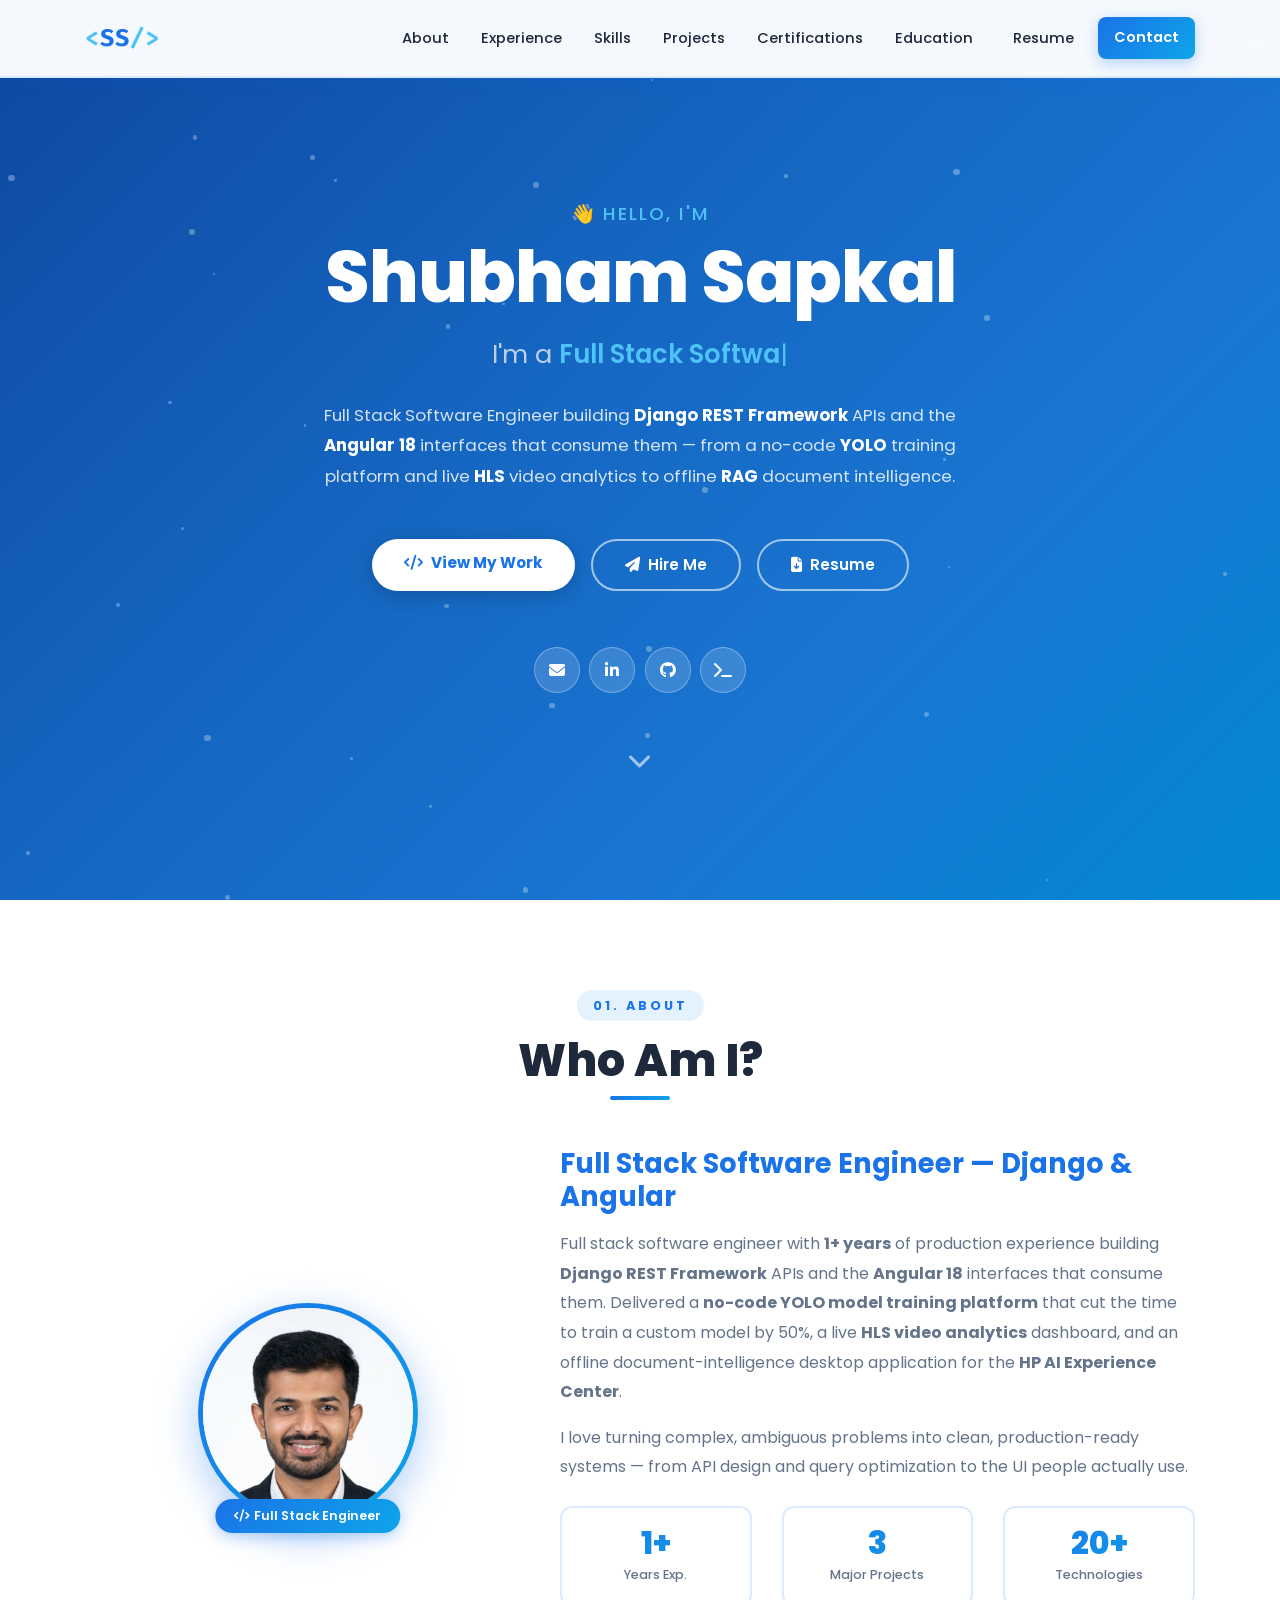
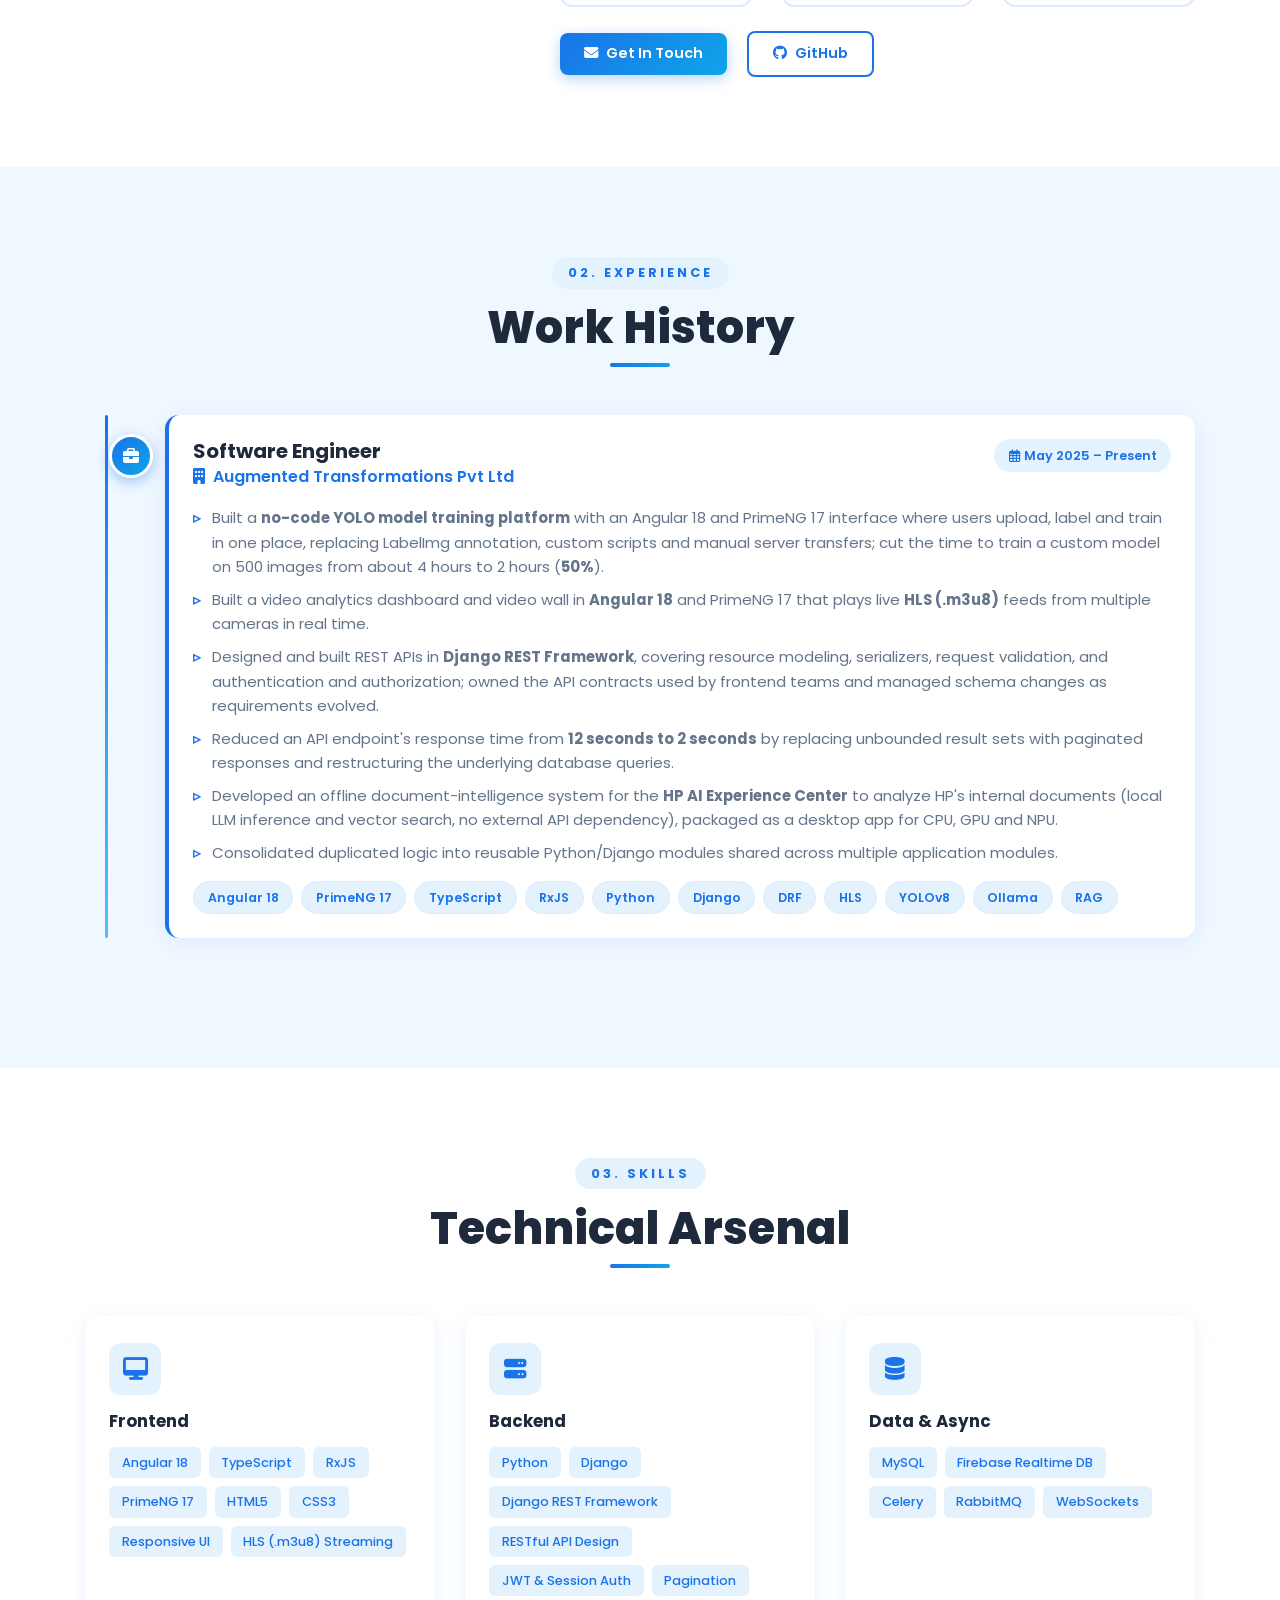
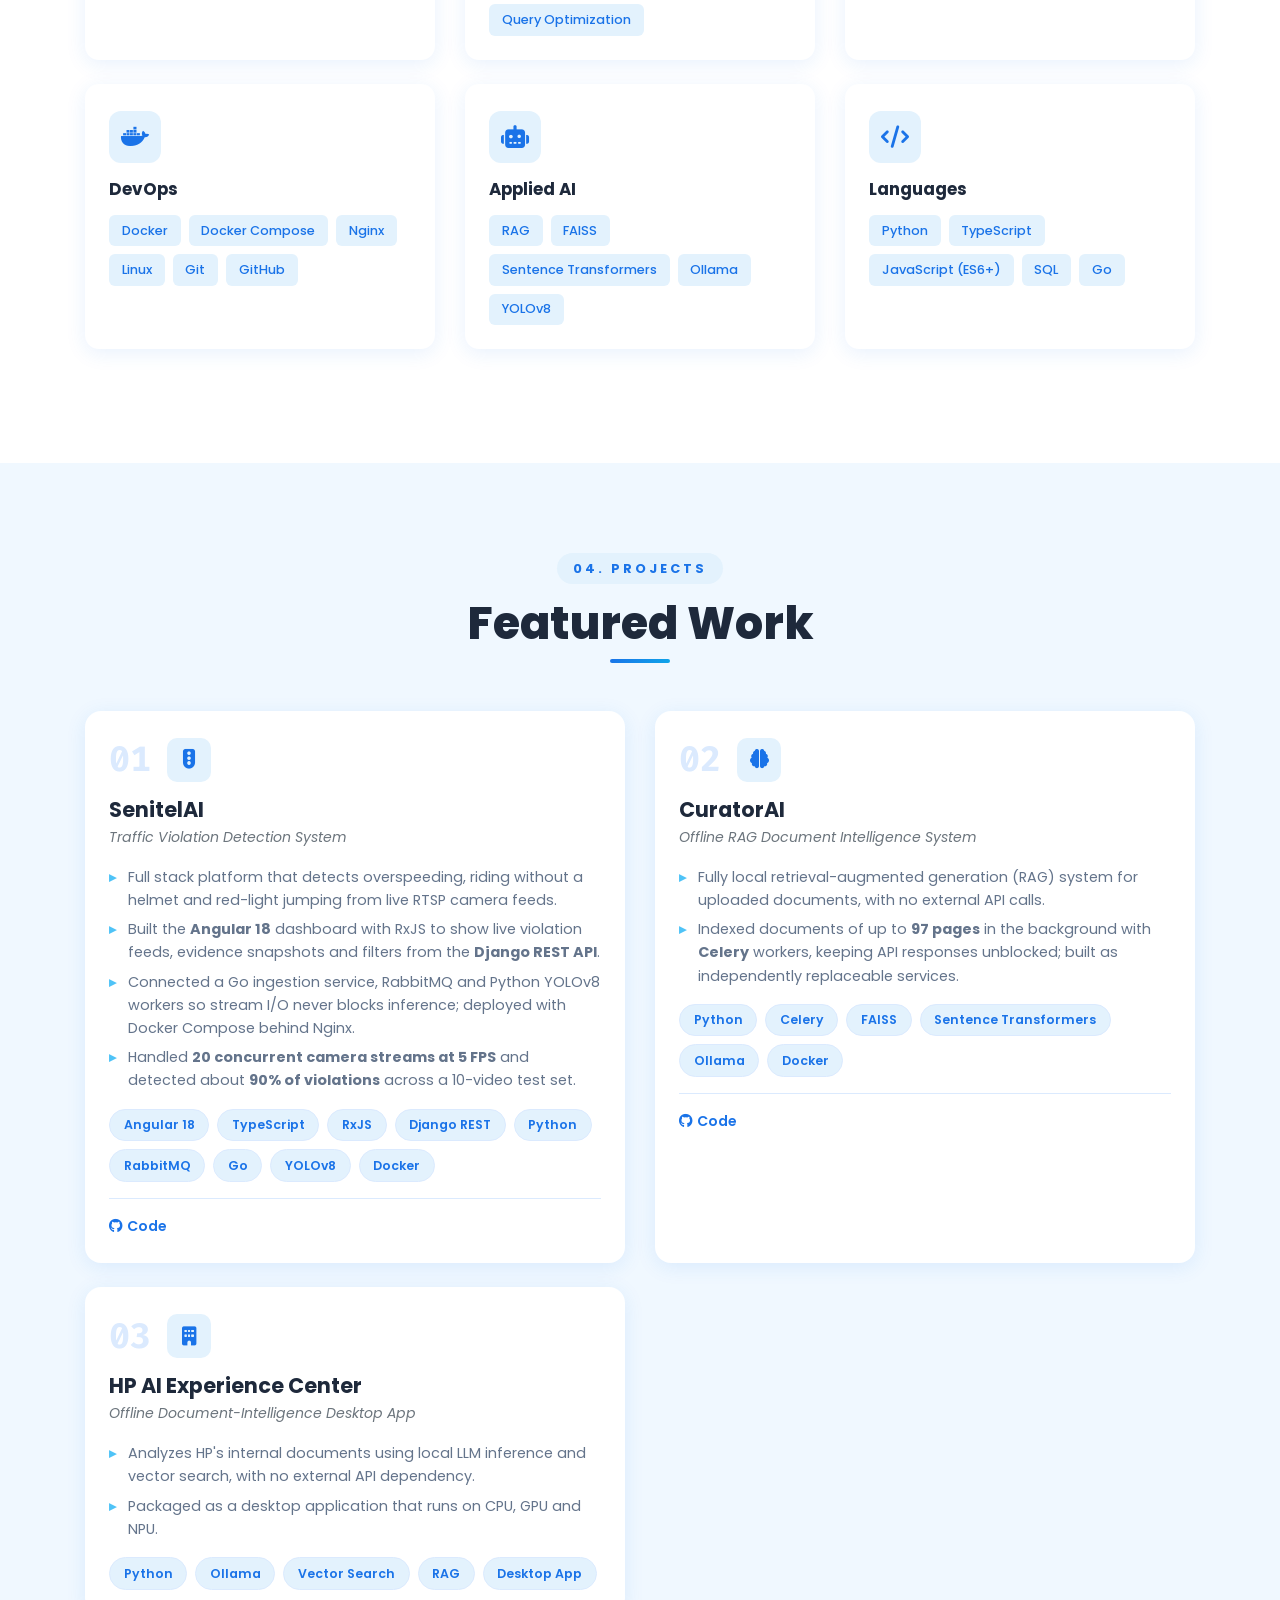
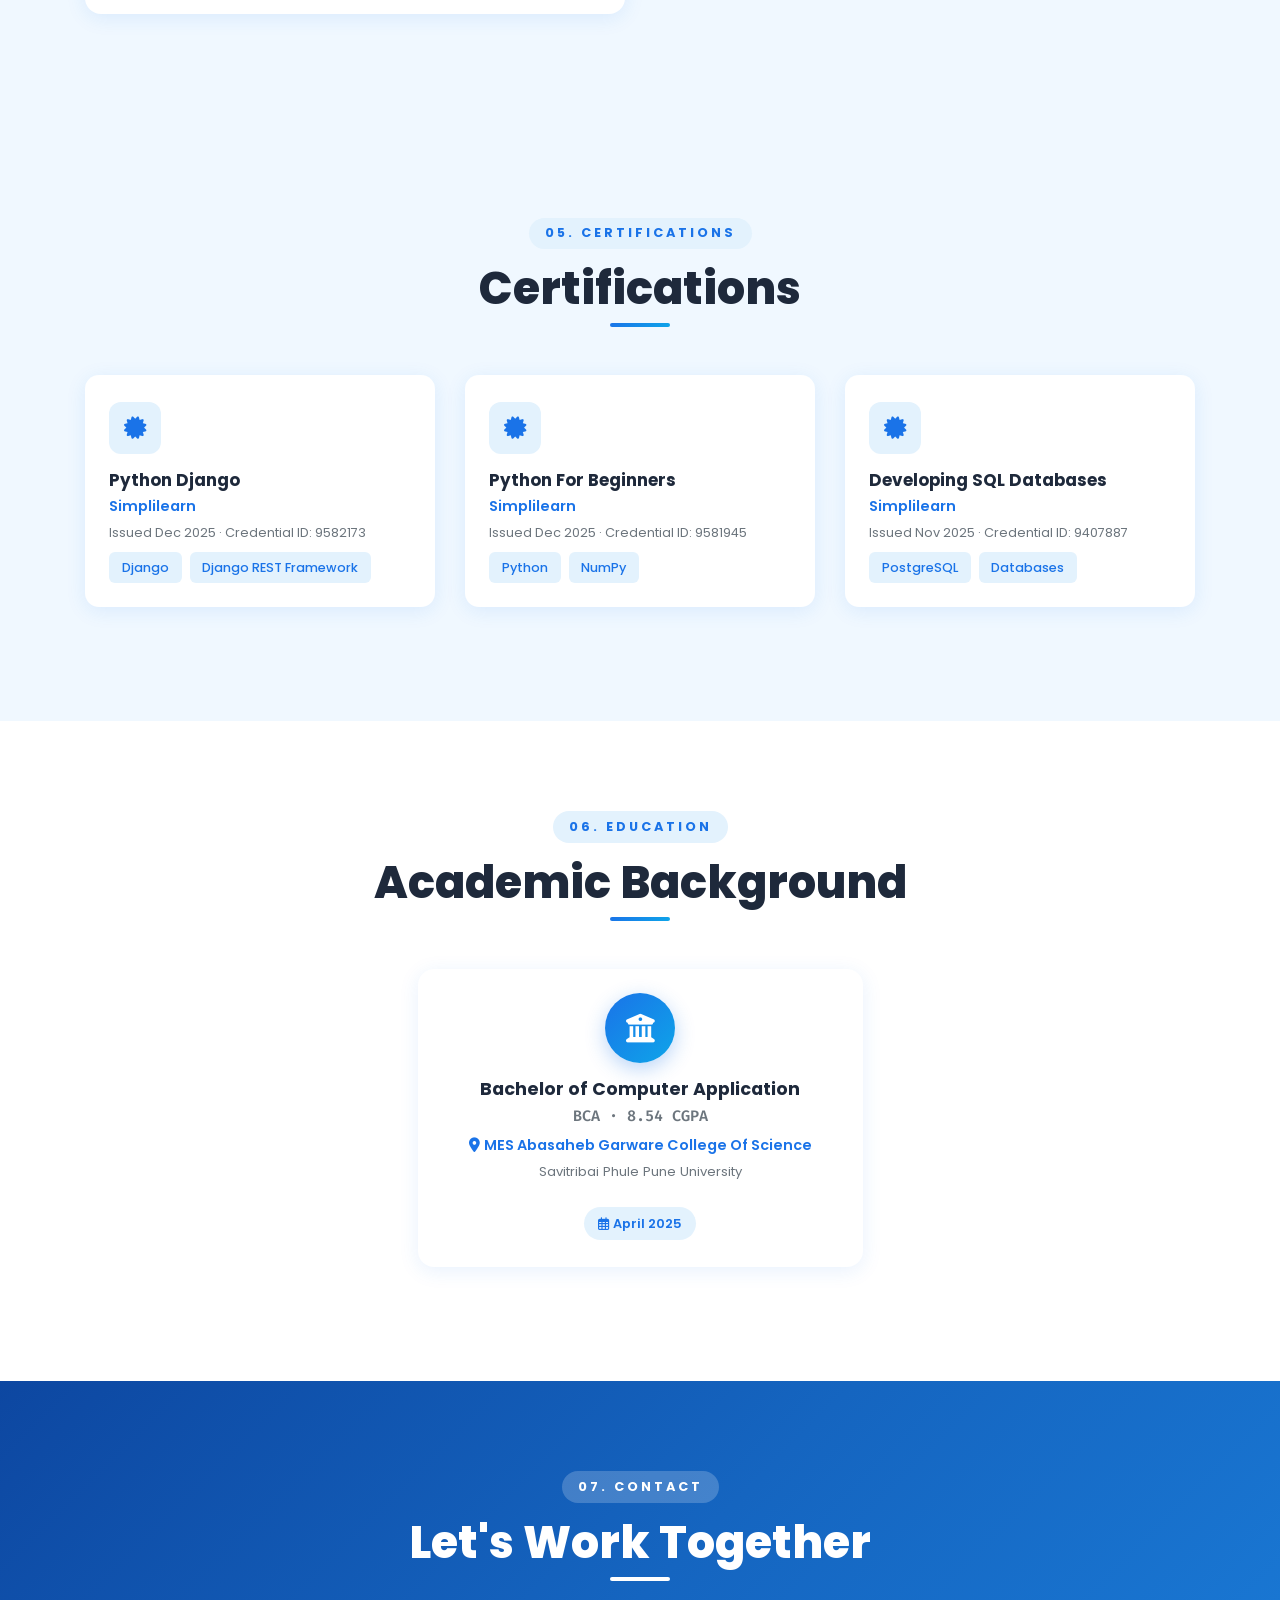
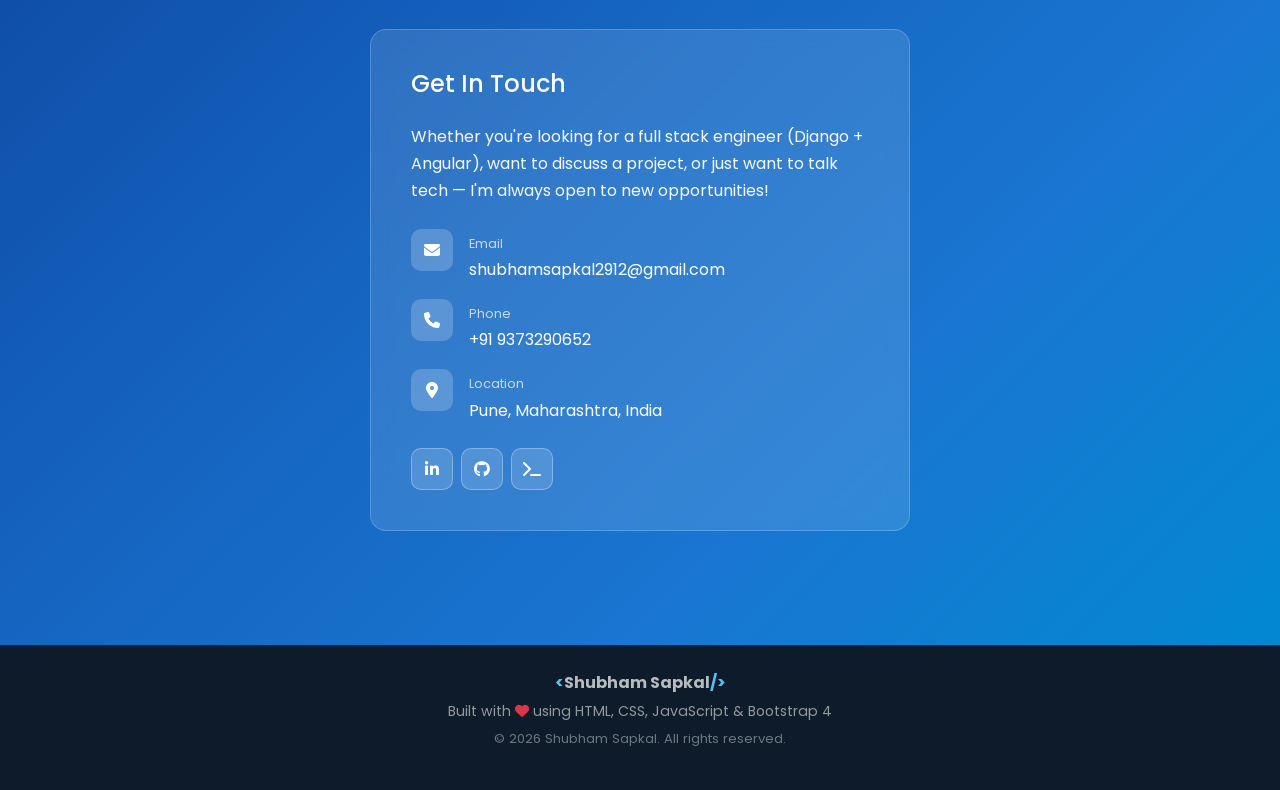
<file: index.html>
<!DOCTYPE html>
<html lang="en">
<head>
  <meta charset="UTF-8"/>
  <meta name="viewport" content="width=device-width, initial-scale=1.0"/>
  <title>Shubham Sapkal | Full Stack Software Engineer - Django &amp; Angular</title>
  <meta name="description" content="Shubham Sapkal - Full Stack Software Engineer (Django REST Framework, Angular 18, TypeScript, Python) in Pune. Built a no-code YOLO training platform, live HLS video analytics and offline RAG systems."/>
  <meta property="og:type" content="website"/>
  <meta property="og:title" content="Shubham Sapkal | Full Stack Software Engineer"/>
  <meta property="og:description" content="Django REST Framework + Angular 18 engineer building no-code YOLO training, live HLS video analytics and offline document-intelligence systems."/>
  <meta property="og:url" content="https://www.shubhamsapkal.space"/>
  <meta property="og:image" content="https://www.shubhamsapkal.space/photo.jpg"/>
  <meta name="twitter:card" content="summary"/>
  <link rel="icon" type="image/svg+xml" href="favicon.svg"/>
  <link rel="stylesheet" href="https://stackpath.bootstrapcdn.com/bootstrap/4.5.2/css/bootstrap.min.css"/>
  <link rel="stylesheet" href="https://cdnjs.cloudflare.com/ajax/libs/font-awesome/6.4.0/css/all.min.css"/>
  <link href="https://fonts.googleapis.com/css2?family=Poppins:wght@300;400;500;600;700;800&family=Fira+Code:wght@400;600&display=swap" rel="stylesheet"/>
  <link rel="stylesheet" href="styles.css"/>
</head>
<body data-spy="scroll" data-target="#mainNavbar" data-offset="80">

<!-- NAVBAR -->
<nav class="navbar navbar-expand-lg navbar-light fixed-top" id="mainNavbar">
  <div class="container">
    <a class="navbar-brand font-weight-bold" href="#hero">
      <span class="brand-bracket">&lt;</span>SS<span class="brand-bracket">/&gt;</span>
    </a>
    <button class="navbar-toggler" type="button" data-toggle="collapse" data-target="#navbarNav">
      <span class="navbar-toggler-icon"></span>
    </button>
    <div class="collapse navbar-collapse" id="navbarNav">
      <ul class="navbar-nav ml-auto align-items-center">
        <li class="nav-item"><a class="nav-link" href="#about">About</a></li>
        <li class="nav-item"><a class="nav-link" href="#experience">Experience</a></li>
        <li class="nav-item"><a class="nav-link" href="#skills">Skills</a></li>
        <li class="nav-item"><a class="nav-link" href="#projects">Projects</a></li>
        <li class="nav-item"><a class="nav-link" href="#certifications">Certifications</a></li>
        <li class="nav-item"><a class="nav-link" href="#education">Education</a></li>
        <li class="nav-item ml-2"><a class="nav-link" href="Shubham_Sapkal_Resume.pdf" target="_blank">Resume</a></li>
        <li class="nav-item ml-2"><a class="btn btn-primary-custom btn-sm px-3" href="#contact">Contact</a></li>
      </ul>
    </div>
  </div>
</nav>

<!-- HERO -->
<section id="hero" class="hero-section">
  <div class="hero-particles" id="heroParticles"></div>
  <div class="container text-center position-relative">
    <p class="hero-greeting mb-2">👋 Hello, I'm</p>
    <h1 class="hero-name mb-3">Shubham Sapkal</h1>
    <div class="typewriter-wrap mb-4">
      <span class="typing-label">I'm a </span><span id="typingText"></span><span class="cursor-blink">|</span>
    </div>
    <p class="hero-desc mx-auto mb-5">
      Full Stack Software Engineer building <strong>Django REST Framework</strong> APIs and the <strong>Angular 18</strong>
      interfaces that consume them — from a no-code <strong>YOLO</strong> training platform and live <strong>HLS</strong> video analytics
      to offline <strong>RAG</strong> document intelligence.
    </p>
    <div class="d-flex justify-content-center flex-wrap mb-5">
      <a href="#projects" class="btn btn-hero-primary mr-3 mb-2"><i class="fas fa-code mr-2"></i>View My Work</a>
      <a href="#contact" class="btn btn-hero-outline mr-3 mb-2"><i class="fas fa-paper-plane mr-2"></i>Hire Me</a>
      <a href="Shubham_Sapkal_Resume.pdf" target="_blank" class="btn btn-hero-outline mb-2"><i class="fas fa-file-download mr-2"></i>Resume</a>
    </div>
    <div class="hero-socials d-flex justify-content-center">
      <a href="mailto:shubhamsapkal2912@gmail.com" class="social-btn" title="Email"><i class="fas fa-envelope"></i></a>
      <a href="https://www.linkedin.com/in/shubhamsapkal2912/" target="_blank" class="social-btn" title="LinkedIn"><i class="fab fa-linkedin-in"></i></a>
      <a href="https://github.com/shubhamsapkal2912" target="_blank" class="social-btn" title="GitHub"><i class="fab fa-github"></i></a>
      <a href="https://leetcode.com/u/shubhamsapkal2912/" target="_blank" class="social-btn" title="LeetCode"><i class="fas fa-terminal"></i></a>
    </div>
    <div class="scroll-indicator mt-5"><a href="#about"><i class="fas fa-chevron-down"></i></a></div>
  </div>
</section>

<!-- ABOUT -->
<section id="about" class="section-pad bg-white">
  <div class="container">
    <div class="section-header text-center mb-5">
      <span class="section-tag">01. About</span>
      <h2 class="section-title">Who Am I?</h2>
      <div class="title-line mx-auto"></div>
    </div>
    <div class="row align-items-center">
      <div class="col-lg-5 mb-5 mb-lg-0 text-center">
        <div class="avatar-wrapper mx-auto">
          <div class="avatar-ring">
            <div class="avatar-inner"><img src="photo.jpg" alt="Shubham Sapkal" class="avatar-photo"/></div>
          </div>
          <div class="avatar-badge"><i class="fas fa-code mr-1"></i>Full Stack Engineer</div>
        </div>
      </div>
      <div class="col-lg-7">
        <h3 class="about-heading mb-3">Full Stack Software Engineer — Django &amp; Angular</h3>
        <p class="about-text">Full stack software engineer with <strong>1+ years</strong> of production experience building <strong>Django REST Framework</strong> APIs and the <strong>Angular 18</strong> interfaces that consume them. Delivered a <strong>no-code YOLO model training platform</strong> that cut the time to train a custom model by 50%, a live <strong>HLS video analytics</strong> dashboard, and an offline document-intelligence desktop application for the <strong>HP AI Experience Center</strong>.</p>
        <p class="about-text">I love turning complex, ambiguous problems into clean, production-ready systems — from API design and query optimization to the UI people actually use.</p>
        <div class="row mt-4">
          <div class="col-4 text-center"><div class="stat-card"><div class="stat-number">1+</div><div class="stat-label">Years Exp.</div></div></div>
          <div class="col-4 text-center"><div class="stat-card"><div class="stat-number">3</div><div class="stat-label">Major Projects</div></div></div>
          <div class="col-4 text-center"><div class="stat-card"><div class="stat-number">20+</div><div class="stat-label">Technologies</div></div></div>
        </div>
        <div class="mt-4">
          <a href="mailto:shubhamsapkal2912@gmail.com" class="btn btn-primary-custom mr-3"><i class="fas fa-envelope mr-2"></i>Get In Touch</a>
          <a href="https://github.com/shubhamsapkal2912" target="_blank" class="btn btn-outline-custom"><i class="fab fa-github mr-2"></i>GitHub</a>
        </div>
      </div>
    </div>
  </div>
</section>

<!-- EXPERIENCE -->
<section id="experience" class="section-pad bg-light-custom">
  <div class="container">
    <div class="section-header text-center mb-5">
      <span class="section-tag">02. Experience</span>
      <h2 class="section-title">Work History</h2>
      <div class="title-line mx-auto"></div>
    </div>
    <div class="timeline">
      <!-- Job 1 -->
      <div class="timeline-item animate-on-scroll">
        <div class="timeline-dot"><i class="fas fa-briefcase"></i></div>
        <div class="timeline-card card border-0 shadow-sm">
          <div class="card-body p-4">
            <div class="d-flex flex-wrap justify-content-between align-items-start mb-2">
              <div>
                <h4 class="exp-title mb-1">Software Engineer</h4>
                <h5 class="exp-company mb-1"><i class="fas fa-building mr-2"></i>Augmented Transformations Pvt Ltd</h5>
              </div>
              <span class="badge-date"><i class="far fa-calendar-alt mr-1"></i>May 2025 – Present</span>
            </div>
            <ul class="exp-list mt-3">
              <li>Built a <strong>no-code YOLO model training platform</strong> with an Angular 18 and PrimeNG 17 interface where users upload, label and train in one place, replacing LabelImg annotation, custom scripts and manual server transfers; cut the time to train a custom model on 500 images from about 4 hours to 2 hours (<strong>50%</strong>).</li>
              <li>Built a video analytics dashboard and video wall in <strong>Angular 18</strong> and PrimeNG 17 that plays live <strong>HLS (.m3u8)</strong> feeds from multiple cameras in real time.</li>
              <li>Designed and built REST APIs in <strong>Django REST Framework</strong>, covering resource modeling, serializers, request validation, and authentication and authorization; owned the API contracts used by frontend teams and managed schema changes as requirements evolved.</li>
              <li>Reduced an API endpoint's response time from <strong>12 seconds to 2 seconds</strong> by replacing unbounded result sets with paginated responses and restructuring the underlying database queries.</li>
              <li>Developed an offline document-intelligence system for the <strong>HP AI Experience Center</strong> to analyze HP's internal documents (local LLM inference and vector search, no external API dependency), packaged as a desktop app for CPU, GPU and NPU.</li>
              <li>Consolidated duplicated logic into reusable Python/Django modules shared across multiple application modules.</li>
            </ul>
            <div class="tech-pills mt-3">
              <span>Angular 18</span><span>PrimeNG 17</span><span>TypeScript</span><span>RxJS</span><span>Python</span><span>Django</span><span>DRF</span><span>HLS</span><span>YOLOv8</span><span>Ollama</span><span>RAG</span>
            </div>
          </div>
        </div>
      </div>
    </div>
  </div>
</section>

<!-- SKILLS -->
<section id="skills" class="section-pad bg-white">
  <div class="container">
    <div class="section-header text-center mb-5">
      <span class="section-tag">03. Skills</span>
      <h2 class="section-title">Technical Arsenal</h2>
      <div class="title-line mx-auto"></div>
    </div>
    <div class="row">
      <div class="col-md-6 col-lg-4 mb-4 animate-on-scroll">
        <div class="skill-card card border-0 shadow-sm h-100"><div class="card-body p-4">
          <div class="skill-icon-wrap mb-3"><i class="fas fa-desktop"></i></div>
          <h5 class="skill-card-title">Frontend</h5>
          <div class="skill-tags"><span>Angular 18</span><span>TypeScript</span><span>RxJS</span><span>PrimeNG 17</span><span>HTML5</span><span>CSS3</span><span>Responsive UI</span><span>HLS (.m3u8) Streaming</span></div>
        </div></div>
      </div>
      <div class="col-md-6 col-lg-4 mb-4 animate-on-scroll">
        <div class="skill-card card border-0 shadow-sm h-100"><div class="card-body p-4">
          <div class="skill-icon-wrap mb-3"><i class="fas fa-server"></i></div>
          <h5 class="skill-card-title">Backend</h5>
          <div class="skill-tags"><span>Python</span><span>Django</span><span>Django REST Framework</span><span>RESTful API Design</span><span>JWT &amp; Session Auth</span><span>Pagination</span><span>Query Optimization</span></div>
        </div></div>
      </div>
      <div class="col-md-6 col-lg-4 mb-4 animate-on-scroll">
        <div class="skill-card card border-0 shadow-sm h-100"><div class="card-body p-4">
          <div class="skill-icon-wrap mb-3"><i class="fas fa-database"></i></div>
          <h5 class="skill-card-title">Data &amp; Async</h5>
          <div class="skill-tags"><span>MySQL</span><span>Firebase Realtime DB</span><span>Celery</span><span>RabbitMQ</span><span>WebSockets</span></div>
        </div></div>
      </div>
      <div class="col-md-6 col-lg-4 mb-4 animate-on-scroll">
        <div class="skill-card card border-0 shadow-sm h-100"><div class="card-body p-4">
          <div class="skill-icon-wrap mb-3"><i class="fab fa-docker"></i></div>
          <h5 class="skill-card-title">DevOps</h5>
          <div class="skill-tags"><span>Docker</span><span>Docker Compose</span><span>Nginx</span><span>Linux</span><span>Git</span><span>GitHub</span></div>
        </div></div>
      </div>
      <div class="col-md-6 col-lg-4 mb-4 animate-on-scroll">
        <div class="skill-card card border-0 shadow-sm h-100"><div class="card-body p-4">
          <div class="skill-icon-wrap mb-3"><i class="fas fa-robot"></i></div>
          <h5 class="skill-card-title">Applied AI</h5>
          <div class="skill-tags"><span>RAG</span><span>FAISS</span><span>Sentence Transformers</span><span>Ollama</span><span>YOLOv8</span></div>
        </div></div>
      </div>
      <div class="col-md-6 col-lg-4 mb-4 animate-on-scroll">
        <div class="skill-card card border-0 shadow-sm h-100"><div class="card-body p-4">
          <div class="skill-icon-wrap mb-3"><i class="fas fa-code"></i></div>
          <h5 class="skill-card-title">Languages</h5>
          <div class="skill-tags"><span>Python</span><span>TypeScript</span><span>JavaScript (ES6+)</span><span>SQL</span><span>Go</span></div>
        </div></div>
      </div>
    </div>
  </div>
</section>

<!-- PROJECTS -->
<section id="projects" class="section-pad bg-light-custom">
  <div class="container">
    <div class="section-header text-center mb-5">
      <span class="section-tag">04. Projects</span>
      <h2 class="section-title">Featured Work</h2>
      <div class="title-line mx-auto"></div>
    </div>
    <div class="row">
      <div class="col-lg-6 mb-4 animate-on-scroll">
        <div class="project-card card border-0 shadow-sm h-100"><div class="card-body p-4">
          <div class="d-flex align-items-center mb-3"><div class="proj-num">01</div><div class="proj-icon ml-3"><i class="fas fa-traffic-light"></i></div></div>
          <h4 class="proj-title">SenitelAI</h4>
          <p class="proj-subtitle text-muted mb-3">Traffic Violation Detection System</p>
          <ul class="proj-desc-list">
            <li>Full stack platform that detects overspeeding, riding without a helmet and red-light jumping from live RTSP camera feeds.</li>
            <li>Built the <strong>Angular 18</strong> dashboard with RxJS to show live violation feeds, evidence snapshots and filters from the <strong>Django REST API</strong>.</li>
            <li>Connected a Go ingestion service, RabbitMQ and Python YOLOv8 workers so stream I/O never blocks inference; deployed with Docker Compose behind Nginx.</li>
            <li>Handled <strong>20 concurrent camera streams at 5 FPS</strong> and detected about <strong>90% of violations</strong> across a 10-video test set.</li>
          </ul>
          <div class="tech-pills mt-3"><span>Angular 18</span><span>TypeScript</span><span>RxJS</span><span>Django REST</span><span>Python</span><span>RabbitMQ</span><span>Go</span><span>YOLOv8</span><span>Docker</span></div>
          <div class="proj-links mt-3"><a href="https://github.com/shubhamsapkal2912/SenitelAI" target="_blank" class="proj-link"><i class="fab fa-github mr-1"></i>Code</a></div>
        </div></div>
      </div>
      <div class="col-lg-6 mb-4 animate-on-scroll">
        <div class="project-card card border-0 shadow-sm h-100"><div class="card-body p-4">
          <div class="d-flex align-items-center mb-3"><div class="proj-num">02</div><div class="proj-icon ml-3"><i class="fas fa-brain"></i></div></div>
          <h4 class="proj-title">CuratorAI</h4>
          <p class="proj-subtitle text-muted mb-3">Offline RAG Document Intelligence System</p>
          <ul class="proj-desc-list">
            <li>Fully local retrieval-augmented generation (RAG) system for uploaded documents, with no external API calls.</li>
            <li>Indexed documents of up to <strong>97 pages</strong> in the background with <strong>Celery</strong> workers, keeping API responses unblocked; built as independently replaceable services.</li>
          </ul>
          <div class="tech-pills mt-3"><span>Python</span><span>Celery</span><span>FAISS</span><span>Sentence Transformers</span><span>Ollama</span><span>Docker</span></div>
          <div class="proj-links mt-3"><a href="https://github.com/shubhamsapkal2912/CuratorAI" target="_blank" class="proj-link"><i class="fab fa-github mr-1"></i>Code</a></div>
        </div></div>
      </div>
      <div class="col-lg-6 mb-4 animate-on-scroll">
        <div class="project-card card border-0 shadow-sm h-100"><div class="card-body p-4">
          <div class="d-flex align-items-center mb-3"><div class="proj-num">03</div><div class="proj-icon ml-3"><i class="fas fa-building"></i></div></div>
          <h4 class="proj-title">HP AI Experience Center</h4>
          <p class="proj-subtitle text-muted mb-3">Offline Document-Intelligence Desktop App</p>
          <ul class="proj-desc-list">
            <li>Analyzes HP's internal documents using local LLM inference and vector search, with no external API dependency.</li>
            <li>Packaged as a desktop application that runs on CPU, GPU and NPU.</li>
          </ul>
          <div class="tech-pills mt-3"><span>Python</span><span>Ollama</span><span>Vector Search</span><span>RAG</span><span>Desktop App</span></div>

        </div></div>
      </div>
    </div>
  </div>
</section>

<!-- CERTIFICATIONS -->
<section id="certifications" class="section-pad bg-light-custom">
  <div class="container">
    <div class="section-header text-center mb-5">
      <span class="section-tag">05. Certifications</span>
      <h2 class="section-title">Certifications</h2>
      <div class="title-line mx-auto"></div>
    </div>
    <div class="row">
      <div class="col-md-6 col-lg-4 mb-4 animate-on-scroll">
        <div class="cert-card card border-0 shadow-sm h-100"><div class="card-body p-4">
          <div class="cert-icon mb-3"><i class="fas fa-certificate"></i></div>
          <h5 class="cert-title">Python Django</h5>
          <p class="cert-issuer mb-1">Simplilearn</p>
          <p class="cert-meta text-muted small mb-2">Issued Dec 2025 &middot; Credential ID: 9582173</p>
          <div class="skill-tags"><span>Django</span><span>Django REST Framework</span></div>
        </div></div>
      </div>
      <div class="col-md-6 col-lg-4 mb-4 animate-on-scroll">
        <div class="cert-card card border-0 shadow-sm h-100"><div class="card-body p-4">
          <div class="cert-icon mb-3"><i class="fas fa-certificate"></i></div>
          <h5 class="cert-title">Python For Beginners</h5>
          <p class="cert-issuer mb-1">Simplilearn</p>
          <p class="cert-meta text-muted small mb-2">Issued Dec 2025 &middot; Credential ID: 9581945</p>
          <div class="skill-tags"><span>Python</span><span>NumPy</span></div>
        </div></div>
      </div>
      <div class="col-md-6 col-lg-4 mb-4 animate-on-scroll">
        <div class="cert-card card border-0 shadow-sm h-100"><div class="card-body p-4">
          <div class="cert-icon mb-3"><i class="fas fa-certificate"></i></div>
          <h5 class="cert-title">Developing SQL Databases</h5>
          <p class="cert-issuer mb-1">Simplilearn</p>
          <p class="cert-meta text-muted small mb-2">Issued Nov 2025 &middot; Credential ID: 9407887</p>
          <div class="skill-tags"><span>PostgreSQL</span><span>Databases</span></div>
        </div></div>
      </div>
    </div>
  </div>
</section>

<!-- EDUCATION -->
<section id="education" class="section-pad bg-white">
  <div class="container">
    <div class="section-header text-center mb-5">
      <span class="section-tag">06. Education</span>
      <h2 class="section-title">Academic Background</h2>
      <div class="title-line mx-auto"></div>
    </div>
    <div class="row justify-content-center">
      <div class="col-lg-5 mb-4 animate-on-scroll">
        <div class="edu-card card border-0 shadow-sm h-100"><div class="card-body p-4 text-center">
          <div class="edu-icon mb-3"><i class="fas fa-university"></i></div>
          <h5 class="edu-degree">Bachelor of Computer Application</h5>
          <p class="edu-degree-short text-muted mb-1">BCA &middot; 8.54 CGPA</p>
          <p class="edu-college"><i class="fas fa-map-marker-alt mr-1"></i>MES Abasaheb Garware College Of Science</p>
          <p class="edu-univ text-muted small">Savitribai Phule Pune University</p>
          <span class="badge-date mt-2 d-inline-block"><i class="far fa-calendar-alt mr-1"></i>April 2025</span>
        </div></div>
      </div>
    </div>
  </div>
</section>

<!-- CONTACT -->
<section id="contact" class="section-pad contact-section">
  <div class="container">
    <div class="section-header text-center mb-5">
      <span class="section-tag section-tag-white">07. Contact</span>
      <h2 class="section-title text-white">Let's Work Together</h2>
      <div class="title-line mx-auto" style="background:#fff;"></div>
    </div>
    <div class="row justify-content-center">
      <div class="col-lg-6 mb-4 animate-on-scroll">
        <div class="contact-info-card h-100">
          <h4 class="mb-4 text-white">Get In Touch</h4>
          <p class="text-light mb-4">Whether you're looking for a full stack engineer (Django + Angular), want to discuss a project, or just want to talk tech — I'm always open to new opportunities!</p>
          <div class="contact-detail-item">
            <div class="contact-det-icon"><i class="fas fa-envelope"></i></div>
            <div>
              <small class="text-light" style="opacity:.75;">Email</small>
              <p class="mb-0"><a href="mailto:shubhamsapkal2912@gmail.com" class="text-white">shubhamsapkal2912@gmail.com</a></p>
            </div>
          </div>
          <div class="contact-detail-item mt-3">
            <div class="contact-det-icon"><i class="fas fa-phone"></i></div>
            <div><small class="text-light" style="opacity:.75;">Phone</small><p class="mb-0 text-white">+91 9373290652</p></div>
          </div>
          <div class="contact-detail-item mt-3">
            <div class="contact-det-icon"><i class="fas fa-map-marker-alt"></i></div>
            <div><small class="text-light" style="opacity:.75;">Location</small><p class="mb-0 text-white">Pune, Maharashtra, India</p></div>
          </div>
          <div class="mt-4 d-flex">
            <a href="https://linkedin.com/in/shubhamsapkal2912" target="_blank" class="contact-social-btn mr-2"><i class="fab fa-linkedin-in"></i></a>
            <a href="https://github.com/shubhamsapkal2912" target="_blank" class="contact-social-btn mr-2"><i class="fab fa-github"></i></a>
            <a href="https://leetcode.com/shubhamsapkal2912" target="_blank" class="contact-social-btn"><i class="fas fa-terminal"></i></a>
          </div>
        </div>
      </div>
    </div>
  </div>
</section>

<!-- FOOTER -->
<footer class="footer py-4">
  <div class="container text-center">
    <p class="mb-1"><span class="brand-bracket-dark">&lt;</span><strong>Shubham Sapkal</strong><span class="brand-bracket-dark">/&gt;</span></p>
    <p class="footer-text mb-0">Built with <i class="fas fa-heart text-danger"></i> using HTML, CSS, JavaScript &amp; Bootstrap 4</p>
    <p class="footer-copy mt-1">&copy; 2026 Shubham Sapkal. All rights reserved.</p>
  </div>
</footer>

<script src="https://code.jquery.com/jquery-3.5.1.slim.min.js"></script>
<script src="https://cdn.jsdelivr.net/npm/popper.js@1.16.1/dist/umd/popper.min.js"></script>
<script src="https://stackpath.bootstrapcdn.com/bootstrap/4.5.2/js/bootstrap.min.js"></script>
<script src="main.js"></script>
</body>
</html>
</file>
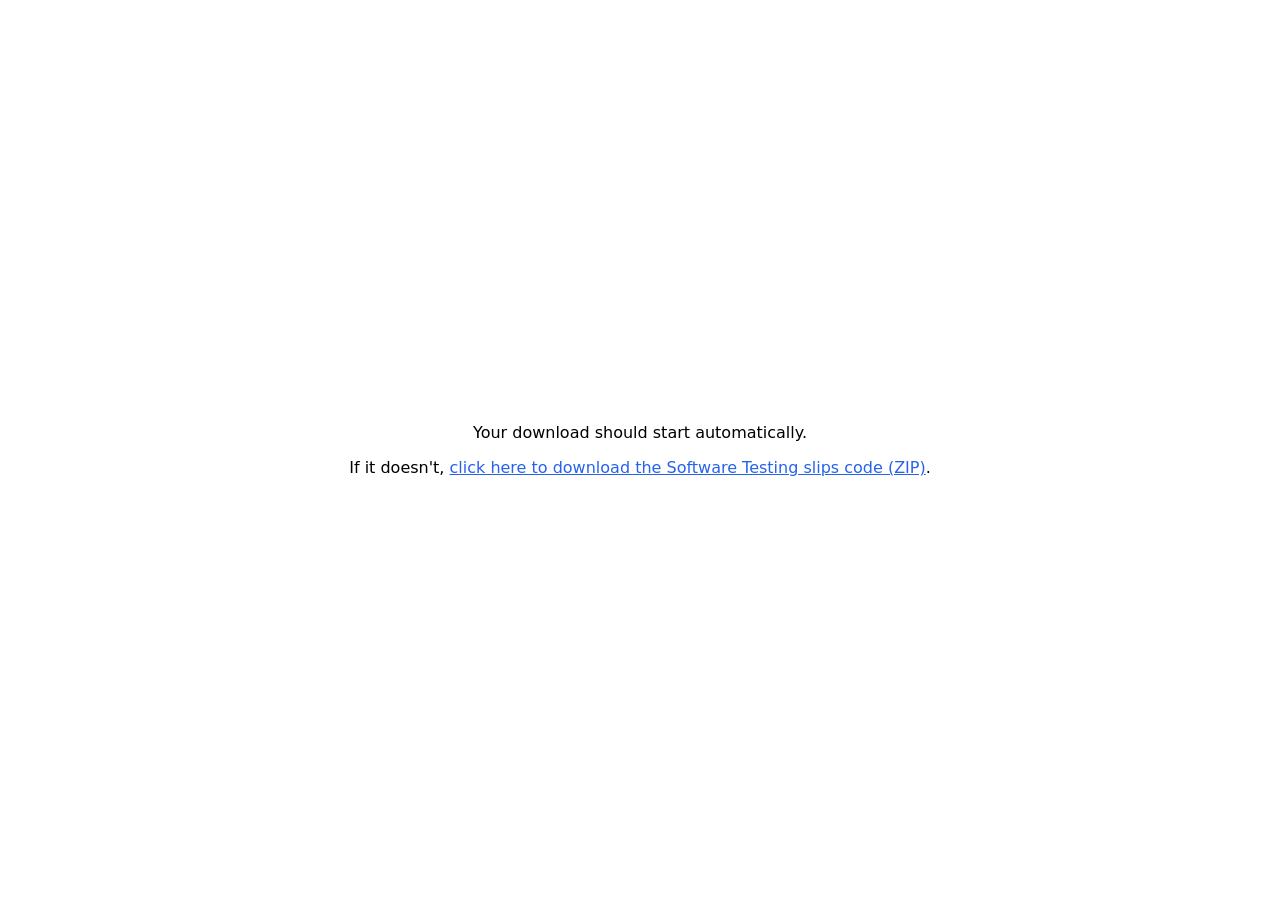
<file: code/index.html>
<!DOCTYPE html>
<html lang="en">
<head>
<meta charset="UTF-8">
<meta name="viewport" content="width=device-width, initial-scale=1.0">
<title>Downloading Software Testing Slips Code</title>
<style>body{font-family:system-ui,sans-serif;display:grid;place-items:center;min-height:100vh;margin:0;text-align:center}a{color:#2563eb}</style>
</head>
<body>
<div>
<p>Your download should start automatically.</p>
<p>If it doesn't, <a id="dl" href="Software_Testing_Slips_Code.zip" download="Software_Testing_Slips_Code.zip">click here to download the Software Testing slips code (ZIP)</a>.</p>
</div>
<script>setTimeout(function(){document.getElementById("dl").click();},300);</script>
</body>
</html>
</file>
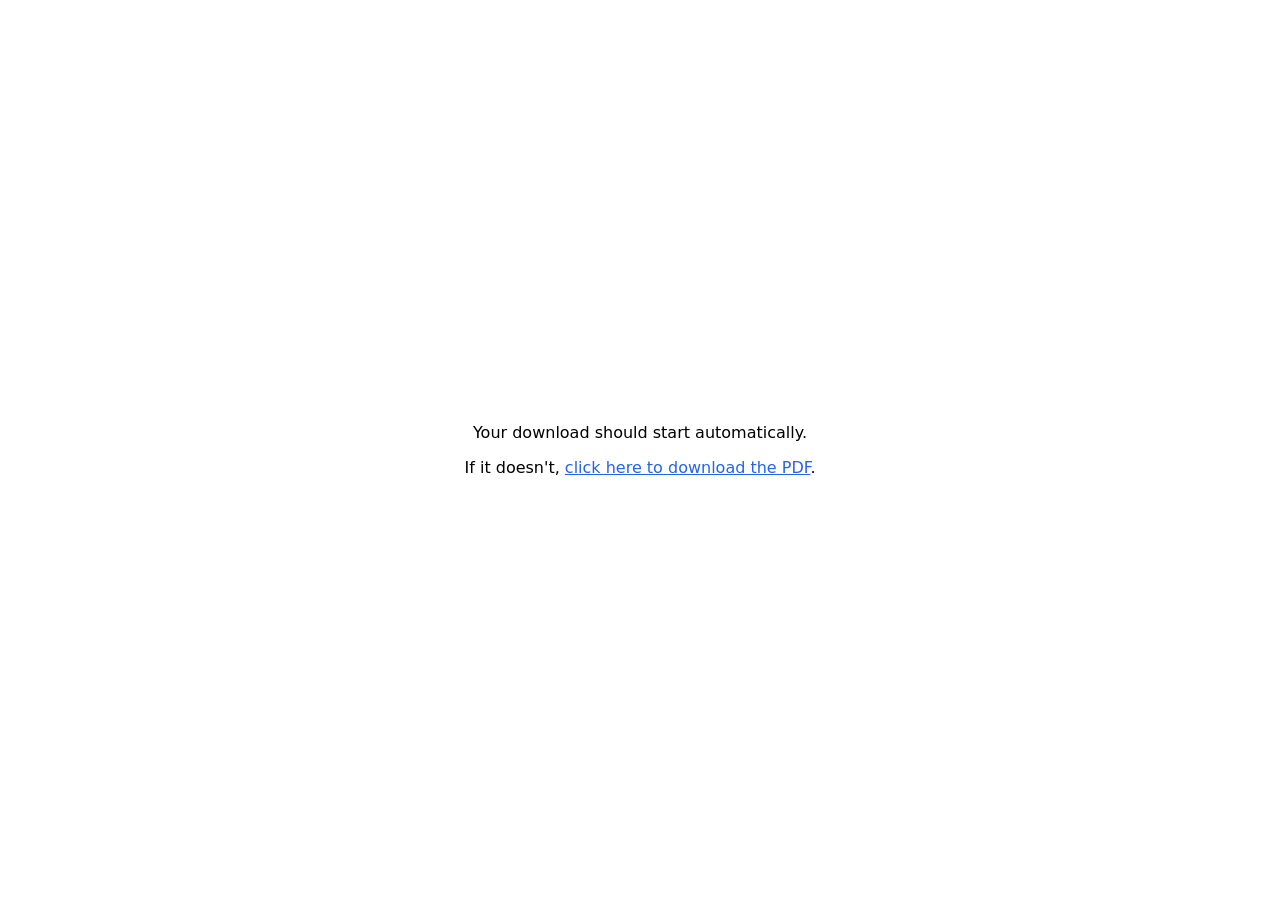
<file: file/index.html>
<!DOCTYPE html>
<html lang="en">
<head>
<meta charset="UTF-8">
<meta name="viewport" content="width=device-width, initial-scale=1.0">
<title>Downloading Software Testing Practical 26 Slips</title>
<style>body{font-family:system-ui,sans-serif;display:grid;place-items:center;min-height:100vh;margin:0;text-align:center}a{color:#2563eb}</style>
</head>
<body>
<div>
<p>Your download should start automatically.</p>
<p>If it doesn't, <a id="dl" href="Software_Testing_Practical_26_Slips.pdf" download="Software_Testing_Practical_26_Slips.pdf">click here to download the PDF</a>.</p>
</div>
<script>setTimeout(function(){document.getElementById("dl").click();},300);</script>
</body>
</html>
</file>
<file: styles.css>
:root {
  --primary-blue: #1a73e8;
  --light-blue: #4fc3f7;
  --pale-blue: #e3f2fd;
  --pale-blue-2: #f0f8ff;
  --white: #ffffff;
  --dark-text: #1e293b;
  --muted-text: #64748b;
  --border-color: #dbeafe;
  --gradient-primary: linear-gradient(135deg, #1a73e8 0%, #0ea5e9 100%);
  --gradient-hero: linear-gradient(135deg, #0d47a1 0%, #1565c0 40%, #1976d2 70%, #0288d1 100%);
  --shadow-card: 0 4px 20px rgba(26, 115, 232, 0.10);
  --shadow-hover: 0 8px 32px rgba(26, 115, 232, 0.20);
  --transition: all 0.3s ease;
}

* { margin: 0; padding: 0; box-sizing: border-box; }
html { scroll-behavior: smooth; }
body { font-family: 'Poppins', sans-serif; color: var(--dark-text); background: var(--white); overflow-x: hidden; line-height: 1.7; }

::-webkit-scrollbar { width: 6px; }
::-webkit-scrollbar-track { background: var(--pale-blue); }
::-webkit-scrollbar-thumb { background: var(--primary-blue); border-radius: 3px; }

/* ── NAVBAR ── */
#mainNavbar {
  background: rgba(255,255,255,0.96) !important;
  backdrop-filter: blur(12px);
  border-bottom: 2px solid var(--border-color);
  box-shadow: 0 2px 16px rgba(26,115,232,0.08);
  transition: var(--transition);
  padding: 0.8rem 0;
}
#mainNavbar .navbar-brand {
  font-family: 'Fira Code', monospace;
  font-size: 1.5rem; font-weight: 700;
  color: var(--primary-blue) !important;
  letter-spacing: 1px;
}
.brand-bracket { color: var(--light-blue); font-weight: 900; }

#mainNavbar .nav-link {
  color: var(--dark-text) !important;
  font-weight: 500; font-size: 0.92rem;
  padding: 0.5rem 1rem !important;
  position: relative; transition: var(--transition);
}
#mainNavbar .nav-link::after {
  content: ''; position: absolute;
  bottom: 0; left: 50%; transform: translateX(-50%);
  width: 0; height: 2px;
  background: var(--gradient-primary);
  border-radius: 2px; transition: width 0.3s ease;
}
#mainNavbar .nav-link:hover,
#mainNavbar .nav-link.active { color: var(--primary-blue) !important; }
#mainNavbar .nav-link:hover::after,
#mainNavbar .nav-link.active::after { width: 60%; }

/* ── BUTTONS ── */
.btn-primary-custom {
  background: var(--gradient-primary); color: var(--white);
  border: none; border-radius: 8px; padding: 0.65rem 1.5rem;
  font-weight: 600; font-size: 0.9rem; transition: var(--transition);
  box-shadow: 0 4px 14px rgba(26,115,232,0.3);
}
.btn-primary-custom:hover {
  transform: translateY(-2px); box-shadow: 0 6px 20px rgba(26,115,232,0.45);
  color: var(--white); text-decoration: none;
}
.btn-outline-custom {
  background: transparent; color: var(--primary-blue);
  border: 2px solid var(--primary-blue); border-radius: 8px;
  padding: 0.65rem 1.5rem; font-weight: 600; font-size: 0.9rem; transition: var(--transition);
}
.btn-outline-custom:hover {
  background: var(--primary-blue); color: var(--white);
  transform: translateY(-2px); text-decoration: none;
}

/* ── HERO ── */
.hero-section {
  min-height: 100vh; background: var(--gradient-hero);
  position: relative; overflow: hidden;
  padding-top: 80px; display: flex; align-items: center;
}
.hero-particles { position: absolute; inset: 0; overflow: hidden; pointer-events: none; }
.hero-greeting { color: var(--light-blue); font-size: 1.15rem; font-weight: 500; letter-spacing: 2px; text-transform: uppercase; }
.hero-name { color: var(--white); font-size: clamp(2.4rem, 7vw, 4.5rem); font-weight: 800; line-height: 1.1; letter-spacing: -1px; }
.typewriter-wrap { font-size: clamp(1.1rem, 3vw, 1.6rem); color: rgba(255,255,255,0.85); }
.typing-label { color: rgba(255,255,255,0.7); }
#typingText { color: var(--light-blue); font-weight: 600; }
.cursor-blink { color: var(--light-blue); animation: blink 0.75s step-end infinite; }
@keyframes blink { 50% { opacity: 0; } }
.hero-desc { color: rgba(255,255,255,0.82); font-size: 1.05rem; max-width: 640px; line-height: 1.8; }
.hero-desc strong { color: var(--white); }

.btn-hero-primary {
  background: var(--white); color: var(--primary-blue);
  border: none; border-radius: 50px; padding: 0.8rem 2rem;
  font-weight: 700; font-size: 0.95rem; transition: var(--transition);
  box-shadow: 0 4px 20px rgba(0,0,0,0.2);
}
.btn-hero-primary:hover {
  background: var(--pale-blue); transform: translateY(-3px);
  color: var(--primary-blue); text-decoration: none;
}
.btn-hero-outline {
  background: transparent; color: var(--white);
  border: 2px solid rgba(255,255,255,0.6); border-radius: 50px;
  padding: 0.8rem 2rem; font-weight: 600; font-size: 0.95rem; transition: var(--transition);
}
.btn-hero-outline:hover {
  background: rgba(255,255,255,0.15); border-color: var(--white);
  transform: translateY(-3px); color: var(--white); text-decoration: none;
}
.social-btn {
  width: 46px; height: 46px; background: rgba(255,255,255,0.15);
  border: 1px solid rgba(255,255,255,0.3); border-radius: 50%;
  display: inline-flex; align-items: center; justify-content: center;
  color: var(--white); font-size: 1rem; text-decoration: none;
  transition: var(--transition); margin: 0 0.3rem;
}
.social-btn:hover { background: var(--white); color: var(--primary-blue); transform: translateY(-4px); }

.scroll-indicator { animation: bounceDown 1.5s infinite; }
.scroll-indicator a { color: rgba(255,255,255,0.6); font-size: 1.5rem; text-decoration: none; }
.scroll-indicator a:hover { color: var(--white); }
@keyframes bounceDown { 0%, 100% { transform: translateY(0); } 50% { transform: translateY(10px); } }

.particle-dot {
  position: absolute; border-radius: 50%;
  background: rgba(255,255,255,0.3);
  animation: floatDot linear infinite;
}
@keyframes floatDot {
  0% { transform: translateY(0) translateX(0); opacity: 0.7; }
  50% { opacity: 0.3; }
  100% { transform: translateY(-100vh) translateX(30px); opacity: 0; }
}

/* ── SECTIONS ── */
.section-pad { padding: 90px 0; }
.bg-light-custom { background: var(--pale-blue-2); }
.section-tag {
  display: inline-block; color: var(--primary-blue);
  font-size: 0.8rem; font-weight: 700; letter-spacing: 3px;
  text-transform: uppercase; background: var(--pale-blue);
  padding: 0.3rem 1rem; border-radius: 30px; margin-bottom: 0.8rem;
}
.section-tag-white { background: rgba(255,255,255,0.2); color: var(--white); }
.section-title { font-size: clamp(1.8rem, 4vw, 2.8rem); font-weight: 800; color: var(--dark-text); margin-bottom: 0.5rem; }
.title-line { width: 60px; height: 4px; background: var(--gradient-primary); border-radius: 4px; margin-top: 0.5rem; }

/* ── ABOUT ── */
.avatar-wrapper { position: relative; width: 260px; }
.avatar-ring {
  width: 220px; height: 220px; border-radius: 50%;
  background: var(--gradient-primary); padding: 5px; margin: 0 auto;
  box-shadow: 0 12px 40px rgba(26,115,232,0.35);
  animation: pulse-ring 3s ease infinite;
}
@keyframes pulse-ring {
  0%, 100% { box-shadow: 0 12px 40px rgba(26,115,232,0.35), 0 0 0 0 rgba(79,195,247,0.4); }
  50% { box-shadow: 0 12px 40px rgba(26,115,232,0.5), 0 0 0 15px rgba(79,195,247,0); }
}
.avatar-inner { width: 100%; height: 100%; border-radius: 50%; background: var(--pale-blue); display: flex; align-items: center; justify-content: center; overflow: hidden; }
.avatar-photo { width: 100%; height: 100%; object-fit: cover; object-position: top center; }
.avatar-badge {
  position: absolute; bottom: -10px; left: 50%; transform: translateX(-50%);
  background: var(--gradient-primary); color: var(--white);
  font-size: 0.78rem; font-weight: 600; padding: 0.4rem 1.2rem;
  border-radius: 30px; white-space: nowrap;
  box-shadow: 0 4px 14px rgba(26,115,232,0.3);
}
.about-heading { font-size: 1.7rem; font-weight: 700; color: var(--primary-blue); }
.about-text { color: var(--muted-text); font-size: 1rem; line-height: 1.85; margin-bottom: 1rem; }
.stat-card { background: var(--white); border: 2px solid var(--border-color); border-radius: 12px; padding: 1.2rem 0.5rem; transition: var(--transition); }
.stat-card:hover { border-color: var(--primary-blue); box-shadow: var(--shadow-hover); transform: translateY(-4px); }
.stat-number { font-size: 2rem; font-weight: 800; line-height: 1; background: var(--gradient-primary); -webkit-background-clip: text; -webkit-text-fill-color: transparent; background-clip: text; }
.stat-label { font-size: 0.8rem; color: var(--muted-text); margin-top: 0.3rem; font-weight: 500; }

/* ── TIMELINE ── */
.timeline { position: relative; padding-left: 2rem; }
.timeline::before {
  content: ''; position: absolute; left: 20px; top: 0; bottom: 0;
  width: 3px; background: linear-gradient(180deg, var(--primary-blue), var(--light-blue)); border-radius: 3px;
}
.timeline-item { position: relative; padding-left: 3rem; margin-bottom: 2.5rem; }
.timeline-dot {
  position: absolute; left: -8px; top: 1.2rem;
  width: 44px; height: 44px; background: var(--gradient-primary);
  border-radius: 50%; display: flex; align-items: center; justify-content: center;
  color: var(--white); font-size: 1rem;
  box-shadow: 0 4px 14px rgba(26,115,232,0.4); z-index: 1; border: 3px solid var(--white);
}
.timeline-card {
  background: var(--white) !important; border-radius: 14px !important;
  box-shadow: var(--shadow-card) !important; transition: var(--transition);
  border-left: 4px solid var(--primary-blue) !important;
}
.timeline-card:hover { box-shadow: var(--shadow-hover) !important; transform: translateY(-3px); }
.exp-title { font-size: 1.25rem; font-weight: 700; color: var(--dark-text); }
.exp-company { font-size: 1rem; font-weight: 600; color: var(--primary-blue); }
.badge-date { background: var(--pale-blue); color: var(--primary-blue); padding: 0.35rem 0.9rem; border-radius: 30px; font-size: 0.8rem; font-weight: 600; white-space: nowrap; }
.exp-list { list-style: none; padding: 0; }
.exp-list li { position: relative; padding-left: 1.2rem; color: var(--muted-text); font-size: 0.93rem; margin-bottom: 0.5rem; line-height: 1.65; }
.exp-list li::before { content: '▹'; position: absolute; left: 0; color: var(--primary-blue); font-weight: 700; }
.tech-pills { display: flex; flex-wrap: wrap; gap: 0.5rem; }
.tech-pills span { background: var(--pale-blue); color: var(--primary-blue); padding: 0.3rem 0.85rem; border-radius: 30px; font-size: 0.78rem; font-weight: 600; border: 1px solid var(--border-color); transition: var(--transition); }
.tech-pills span:hover { background: var(--primary-blue); color: var(--white); }

/* ── SKILLS ── */
.skill-card { border-radius: 14px !important; background: var(--white); box-shadow: var(--shadow-card) !important; transition: var(--transition); border-top: 3px solid transparent !important; }
.skill-card:hover { border-top-color: var(--primary-blue) !important; box-shadow: var(--shadow-hover) !important; transform: translateY(-5px); }
.skill-icon-wrap { width: 52px; height: 52px; background: var(--pale-blue); border-radius: 12px; display: flex; align-items: center; justify-content: center; font-size: 1.4rem; color: var(--primary-blue); }
.skill-card-title { font-size: 1.05rem; font-weight: 700; color: var(--dark-text); margin-bottom: 1rem; }
.skill-tags { display: flex; flex-wrap: wrap; gap: 0.5rem; }
.skill-tags span { background: var(--pale-blue); color: var(--primary-blue); padding: 0.3rem 0.8rem; border-radius: 6px; font-size: 0.8rem; font-weight: 500; transition: var(--transition); }
.skill-tags span:hover { background: var(--primary-blue); color: var(--white); }

/* ── PROJECTS ── */
.project-card { border-radius: 16px !important; background: var(--white); box-shadow: var(--shadow-card) !important; transition: var(--transition); border-top: 3px solid transparent !important; overflow: hidden; }
.project-card:hover { border-top-color: var(--primary-blue) !important; box-shadow: var(--shadow-hover) !important; transform: translateY(-6px); }
.proj-num { font-family: 'Fira Code', monospace; font-size: 2.2rem; font-weight: 800; color: var(--border-color); line-height: 1; }
.proj-icon { width: 44px; height: 44px; background: var(--pale-blue); border-radius: 10px; display: flex; align-items: center; justify-content: center; color: var(--primary-blue); font-size: 1.2rem; }
.proj-title { font-size: 1.3rem; font-weight: 700; color: var(--dark-text); margin-bottom: 0.2rem; }
.proj-subtitle { font-size: 0.88rem; font-style: italic; }
.proj-desc-list { list-style: none; padding: 0; }
.proj-desc-list li { position: relative; padding-left: 1.2rem; color: var(--muted-text); font-size: 0.9rem; margin-bottom: 0.4rem; line-height: 1.6; }
.proj-desc-list li::before { content: '▸'; position: absolute; left: 0; color: var(--light-blue); font-weight: 700; }
.proj-links { border-top: 1px solid var(--border-color); padding-top: 0.8rem; }
.proj-link { color: var(--primary-blue); font-weight: 600; font-size: 0.88rem; text-decoration: none; transition: var(--transition); }
.proj-link:hover { color: var(--light-blue); text-decoration: none; }

/* ── CERTIFICATIONS ── */
.cert-card { border-radius: 14px !important; background: var(--white); box-shadow: var(--shadow-card) !important; transition: var(--transition); border-top: 3px solid transparent !important; }
.cert-card:hover { border-top-color: var(--primary-blue) !important; box-shadow: var(--shadow-hover) !important; transform: translateY(-5px); }
.cert-icon { width: 52px; height: 52px; background: var(--pale-blue); border-radius: 12px; display: flex; align-items: center; justify-content: center; font-size: 1.4rem; color: var(--primary-blue); }
.cert-title { font-size: 1.05rem; font-weight: 700; color: var(--dark-text); margin-bottom: 0.2rem; }
.cert-issuer { font-size: 0.9rem; font-weight: 600; color: var(--primary-blue); }
.cert-meta { font-size: 0.8rem; }

/* ── EDUCATION ── */
.edu-card { border-radius: 16px !important; background: var(--white); box-shadow: var(--shadow-card) !important; transition: var(--transition); border-bottom: 3px solid transparent !important; }
.edu-card:hover { border-bottom-color: var(--primary-blue) !important; box-shadow: var(--shadow-hover) !important; transform: translateY(-5px); }
.edu-icon { width: 70px; height: 70px; background: var(--gradient-primary); border-radius: 50%; display: flex; align-items: center; justify-content: center; font-size: 1.8rem; color: var(--white); margin: 0 auto; box-shadow: 0 6px 20px rgba(26,115,232,0.3); }
.edu-degree { font-size: 1.1rem; font-weight: 700; color: var(--dark-text); margin-bottom: 0.2rem; }
.edu-degree-short { font-family: 'Fira Code', monospace; font-size: 0.95rem; font-weight: 600; }
.edu-college { font-size: 0.9rem; color: var(--primary-blue); font-weight: 600; margin-bottom: 0.2rem; }
.edu-univ { font-size: 0.82rem; }

/* ── CONTACT ── */
.contact-section { background: var(--gradient-hero); position: relative; overflow: hidden; }
.contact-section .section-title { color: var(--white); }
.contact-info-card { background: rgba(255,255,255,0.12); border: 1px solid rgba(255,255,255,0.2); border-radius: 16px; padding: 2.5rem; backdrop-filter: blur(10px); }
.contact-detail-item { display: flex; align-items: flex-start; gap: 1rem; }
.contact-det-icon { width: 42px; height: 42px; background: rgba(255,255,255,0.2); border-radius: 10px; display: flex; align-items: center; justify-content: center; color: var(--white); font-size: 1rem; flex-shrink: 0; }
.contact-social-btn { width: 42px; height: 42px; background: rgba(255,255,255,0.15); border: 1px solid rgba(255,255,255,0.3); border-radius: 10px; display: inline-flex; align-items: center; justify-content: center; color: var(--white); font-size: 1rem; text-decoration: none; transition: var(--transition); }
.contact-social-btn:hover { background: var(--white); color: var(--primary-blue); transform: translateY(-3px); }

/* ── FOOTER ── */
.footer { background: #0d1b2a; color: rgba(255,255,255,0.7); }
.brand-bracket-dark { color: var(--light-blue); font-weight: 700; }
.footer-text { font-size: 0.88rem; color: rgba(255,255,255,0.55); }
.footer-copy { font-size: 0.82rem; color: rgba(255,255,255,0.4); }

/* ── SCROLL ANIMATIONS ── */
.animate-on-scroll { opacity: 0; transform: translateY(30px); transition: opacity 0.6s ease, transform 0.6s ease; }
.animate-on-scroll.visible { opacity: 1; transform: translateY(0); }

/* ── RESPONSIVE ── */
@media (max-width: 991px) {
  .section-pad { padding: 70px 0; }
  .timeline::before { left: 16px; }
  .timeline-dot { left: -10px; width: 38px; height: 38px; font-size: 0.9rem; }
  .timeline-item { padding-left: 2.5rem; }
}
@media (max-width: 767px) {
  .hero-name { font-size: 2.5rem; }
  .section-title { font-size: 1.8rem; }
  .avatar-ring { width: 180px; height: 180px; }
  .avatar-initials { font-size: 3rem; }
}
@media (max-width: 575px) {
  .section-pad { padding: 55px 0; }
  .hero-section { padding-top: 90px; }

  /* project cards */
  .project-card .card-body { padding: 1.25rem !important; }
  .project-card .proj-num { font-size: 1.7rem; }
  .project-card .proj-icon { width: 38px; height: 38px; font-size: 1rem; }
  .proj-title { font-size: 1.15rem; overflow-wrap: anywhere; }
  .proj-subtitle { font-size: 0.82rem; margin-bottom: 0.75rem !important; }
  .proj-desc-list li { font-size: 0.85rem; line-height: 1.55; padding-left: 1.05rem; }
  .project-card .tech-pills { gap: 0.35rem; }
  .project-card .tech-pills span { font-size: 0.72rem; padding: 0.22rem 0.65rem; }
  .proj-link { display: inline-block; padding: 0.35rem 0; }
}
/* no sticky hover lift on touch screens */
@media (hover: none) {
  .project-card:hover { transform: none; }
}
</file>
